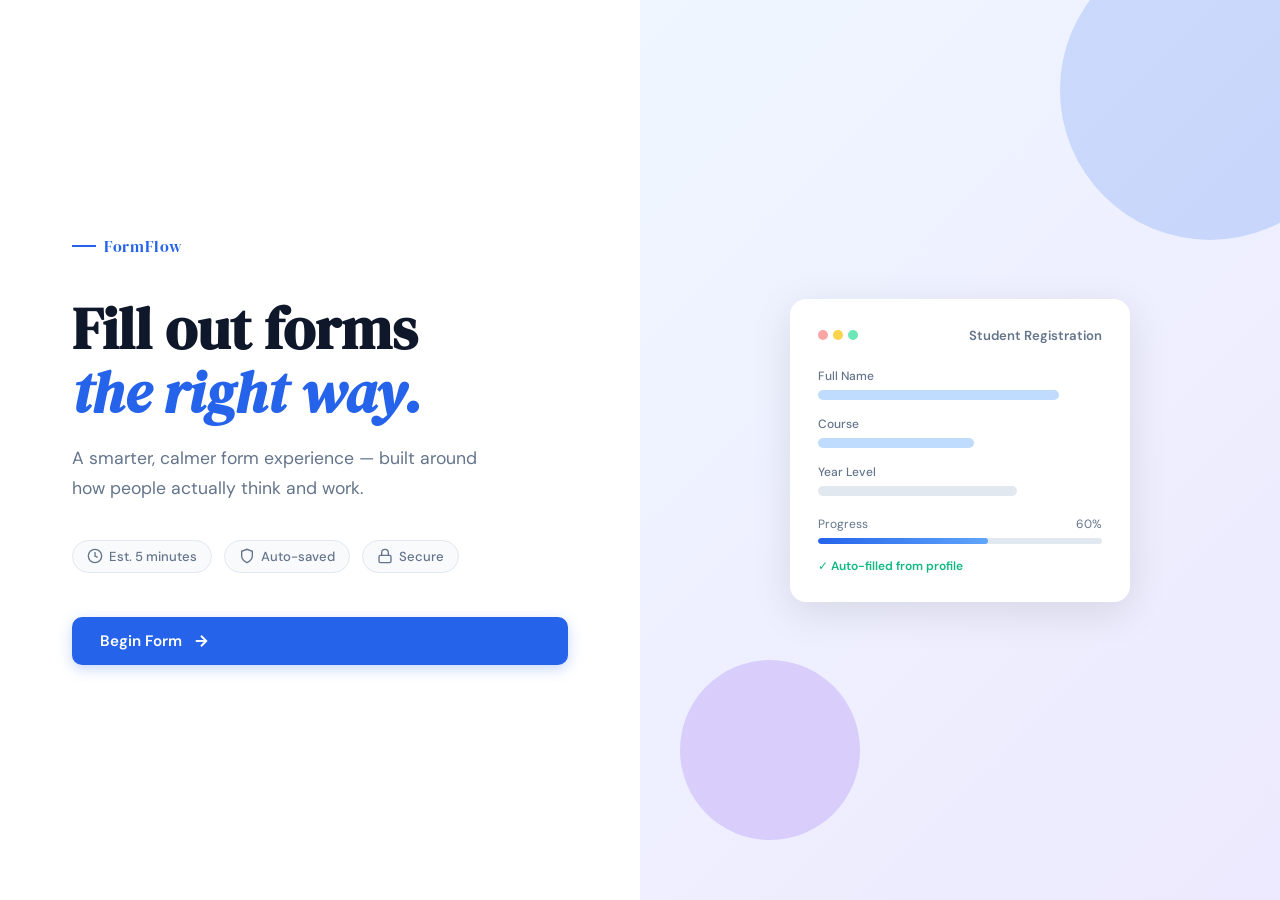
<file: index.html>
<!DOCTYPE html>
<html lang="en">
<head>
  <meta charset="UTF-8" />
  <title>FormFlow</title>
  <link rel="preconnect" href="https://fonts.googleapis.com" />
  <link rel="preconnect" href="https://fonts.gstatic.com" crossorigin />
  <link href="https://fonts.googleapis.com/css2?family=DM+Serif+Display:ital@0;1&family=DM+Sans:wght@300;400;500;600&display=swap" rel="stylesheet" />
  <link rel="stylesheet" href="css/style.css" />
</head>
<body>

  <div class="screen active" id="screen-landing">
    <div class="landing-grid">
      <div class="landing-left">
        <div class="brand-tag">FormFlow</div>
        <h1 class="landing-title">Fill out forms<br /><em>the right way.</em></h1>
        <p class="landing-subtitle">
          A smarter, calmer form experience — built around how people actually think and work.
        </p>
        <div class="meta-row">
          <div class="meta-chip">
            <svg width="16" height="16" viewBox="0 0 24 24" fill="none" stroke="currentColor" stroke-width="2"><circle cx="12" cy="12" r="10"/><polyline points="12 6 12 12 16 14"/></svg>
            Est. 5 minutes
          </div>
          <div class="meta-chip">
            <svg width="16" height="16" viewBox="0 0 24 24" fill="none" stroke="currentColor" stroke-width="2"><path d="M12 22s8-4 8-10V5l-8-3-8 3v7c0 6 8 10 8 10z"/></svg>
            Auto-saved
          </div>
          <div class="meta-chip">
            <svg width="16" height="16" viewBox="0 0 24 24" fill="none" stroke="currentColor" stroke-width="2"><rect x="3" y="11" width="18" height="11" rx="2" ry="2"/><path d="M7 11V7a5 5 0 0 1 10 0v4"/></svg>
            Secure
          </div>
        </div>
        <a href="personal.html" class="btn-primary">
          Begin Form
          <svg width="18" height="18" viewBox="0 0 24 24" fill="none" stroke="currentColor" stroke-width="2.5"><line x1="5" y1="12" x2="19" y2="12"/><polyline points="12 5 19 12 12 19"/></svg>
        </a>
      </div>
      <div class="landing-right">
        <div class="preview-card">
          <div class="preview-header">
            <div class="preview-dots">
              <span></span><span></span><span></span>
            </div>
            <span class="preview-label">Student Registration</span>
          </div>
          <div class="preview-field">
            <div class="preview-field-label">Full Name</div>
            <div class="preview-field-bar filled"></div>
          </div>
          <div class="preview-field">
            <div class="preview-field-label">Course</div>
            <div class="preview-field-bar filled short"></div>
          </div>
          <div class="preview-field">
            <div class="preview-field-label">Year Level</div>
            <div class="preview-field-bar semi"></div>
          </div>
          <div class="preview-progress">
            <div class="preview-progress-label">
              <span>Progress</span><span>60%</span>
            </div>
            <div class="preview-progress-track">
              <div class="preview-progress-fill"></div>
            </div>
          </div>
          <div class="preview-tag">✓ Auto-filled from profile</div>
        </div>
        <div class="deco-circle deco-1"></div>
        <div class="deco-circle deco-2"></div>
      </div>
    </div>
  </div>

</body>
</html>
</file>
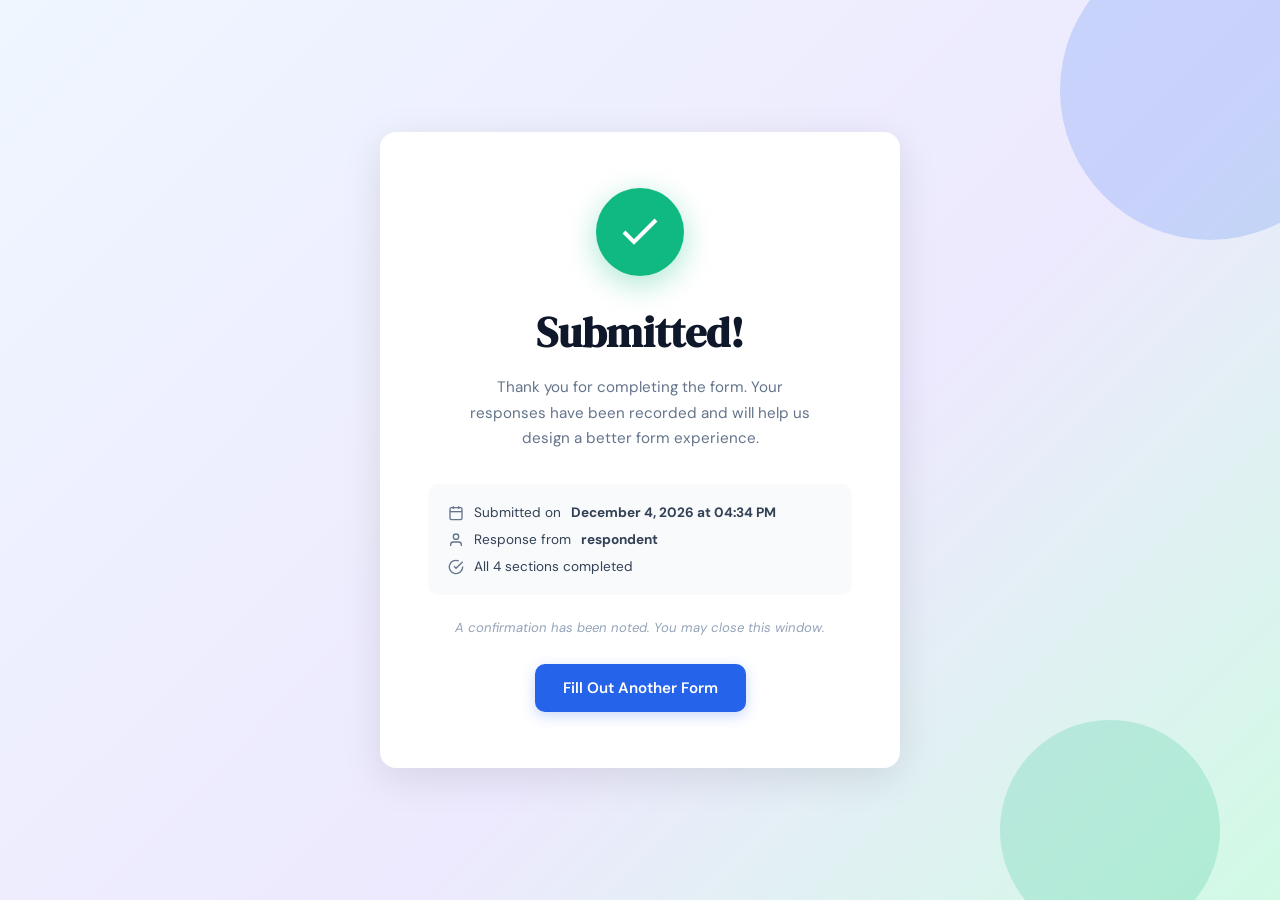
<file: success.html>
<!DOCTYPE html>
<html lang="en">
<head>
  <meta charset="UTF-8" />
  <title>FormFlow – Submitted!</title>
  <link rel="preconnect" href="https://fonts.googleapis.com" />
  <link rel="preconnect" href="https://fonts.gstatic.com" crossorigin />
  <link href="https://fonts.googleapis.com/css2?family=DM+Serif+Display:ital@0;1&family=DM+Sans:wght@300;400;500;600&display=swap" rel="stylesheet" />
  <link rel="stylesheet" href="css/style.css" />
</head>
<body>

  <div class="screen active" id="screen-success">
    <div class="success-wrap">
      <div class="success-card">

        <div class="success-icon">
          <svg width="48" height="48" viewBox="0 0 24 24" fill="none" stroke="currentColor" stroke-width="2"><polyline points="20 6 9 17 4 12"/></svg>
        </div>

        <h2 class="success-title">Submitted!</h2>

        <p class="success-msg">
          Thank you for completing the form. Your responses have been recorded and will help us design a better form experience.
        </p>

        <div class="success-summary">
          <div class="summary-item">
            <svg width="16" height="16" viewBox="0 0 24 24" fill="none" stroke="currentColor" stroke-width="2"><rect x="3" y="4" width="18" height="18" rx="2" ry="2"/><line x1="16" y1="2" x2="16" y2="6"/><line x1="8" y1="2" x2="8" y2="6"/><line x1="3" y1="10" x2="21" y2="10"/></svg>
            Submitted on <strong id="submit-date"></strong>
          </div>
          <div class="summary-item">
            <svg width="16" height="16" viewBox="0 0 24 24" fill="none" stroke="currentColor" stroke-width="2"><path d="M20 21v-2a4 4 0 0 0-4-4H8a4 4 0 0 0-4 4v2"/><circle cx="12" cy="7" r="4"/></svg>
            Response from <strong id="submit-name"></strong>
          </div>
          <div class="summary-item">
            <svg width="16" height="16" viewBox="0 0 24 24" fill="none" stroke="currentColor" stroke-width="2"><path d="M22 11.08V12a10 10 0 1 1-5.93-9.14"/><polyline points="22 4 12 14.01 9 11.01"/></svg>
            All 4 sections completed
          </div>
        </div>

        <div class="success-note">
          A confirmation has been noted. You may close this window.
        </div>

        <a href="index.html" class="btn-primary">Fill Out Another Form</a>

      </div>
      <div class="deco-circle deco-1"></div>
      <div class="deco-circle deco-3"></div>
    </div>
  </div>

  <script>
    // Show submit date and name from localStorage
    const now = new Date();
    document.getElementById('submit-date').textContent = now.toLocaleDateString('en-PH', {
      year: 'numeric', month: 'long', day: 'numeric',
      hour: '2-digit', minute: '2-digit'
    });

    const name = localStorage.getItem('ff_fullname');
    document.getElementById('submit-name').textContent = (name && name.trim() !== '') ? name : 'respondent';
  </script>

</body>
</html>
</file>
<file: css/style.css>
:root {
  --blue:        #2563EB;
  --blue-dark:   #1D4ED8;
  --blue-light:  #EFF6FF;
  --blue-mid:    #BFDBFE;
  --green:       #10B981;
  --green-light: #D1FAE5;
  --red:         #EF4444;
  --red-light:   #FEF2F2;
  --text-dark:   #0F172A;
  --text-body:   #334155;
  --text-muted:  #64748B;
  --text-light:  #94A3B8;
  --border:      #E2E8F0;
  --border-focus:#93C5FD;
  --bg:          #F8FAFC;
  --bg-white:    #FFFFFF;
  --shadow-sm:   0 1px 3px rgba(0,0,0,.07), 0 1px 2px rgba(0,0,0,.05);
  --shadow-md:   0 4px 16px rgba(0,0,0,.08), 0 2px 6px rgba(0,0,0,.05);
  --shadow-lg:   0 10px 40px rgba(0,0,0,.10);
  --radius:      10px;
  --radius-lg:   16px;
  --sidebar-w:   260px;
  --font-display:'DM Serif Display', Georgia, serif;
  --font-body:   'DM Sans', system-ui, sans-serif;
}

*, *::before, *::after { box-sizing: border-box; margin: 0; padding: 0; }

html { font-size: 16px; scroll-behavior: smooth; }

body {
  font-family: var(--font-body);
  background: var(--bg);
  color: var(--text-body);
  min-height: 100vh;
  -webkit-font-smoothing: antialiased;
}

.screen {
  display: none;
  min-height: 100vh;
  animation: fadeIn .35s ease;
}
.screen.active { display: flex; }

@keyframes fadeIn {
  from { opacity: 0; transform: translateY(10px); }
  to   { opacity: 1; transform: translateY(0); }
}

#screen-landing {
  background: var(--bg-white);
  align-items: stretch;
}

.landing-grid {
  display: grid;
  grid-template-columns: 1fr 1fr;
  width: 100%;
  min-height: 100vh;
}

.landing-left {
  display: flex;
  flex-direction: column;
  justify-content: center;
  padding: 80px 72px;
  background: var(--bg-white);
}

.brand-tag {
  font-family: var(--font-display);
  font-size: 1rem;
  color: var(--blue);
  letter-spacing: .04em;
  margin-bottom: 40px;
  display: flex;
  align-items: center;
  gap: 8px;
}
.brand-tag::before {
  content: '';
  display: inline-block;
  width: 24px;
  height: 2px;
  background: var(--blue);
}

.landing-title {
  font-family: var(--font-display);
  font-size: 3.6rem;
  line-height: 1.1;
  color: var(--text-dark);
  margin-bottom: 20px;
}
.landing-title em {
  font-style: italic;
  color: var(--blue);
}

.landing-subtitle {
  font-size: 1.1rem;
  color: var(--text-muted);
  line-height: 1.7;
  max-width: 420px;
  margin-bottom: 36px;
}

.meta-row {
  display: flex;
  gap: 12px;
  margin-bottom: 44px;
  flex-wrap: wrap;
}

.meta-chip {
  display: flex;
  align-items: center;
  gap: 6px;
  padding: 7px 14px;
  background: var(--bg);
  border: 1px solid var(--border);
  border-radius: 999px;
  font-size: .82rem;
  font-weight: 500;
  color: var(--text-muted);
}

.btn-primary {
  display: inline-flex;
  align-items: center;
  gap: 10px;
  padding: 14px 28px;
  background: var(--blue);
  color: #fff;
  border: none;
  border-radius: var(--radius);
  font-family: var(--font-body);
  font-size: .95rem;
  font-weight: 600;
  cursor: pointer;
  transition: background .2s, transform .15s, box-shadow .2s;
  box-shadow: 0 4px 14px rgba(37,99,235,.25);
  text-decoration: none;
}
.btn-primary:hover {
  background: var(--blue-dark);
  transform: translateY(-1px);
  box-shadow: 0 6px 20px rgba(37,99,235,.35);
}
.btn-primary:active { transform: translateY(0); }

.btn-ghost {
  display: inline-flex;
  align-items: center;
  gap: 8px;
  padding: 13px 22px;
  background: transparent;
  border: 1.5px solid var(--border);
  border-radius: var(--radius);
  font-family: var(--font-body);
  font-size: .9rem;
  font-weight: 500;
  color: var(--text-muted);
  cursor: pointer;
  transition: border-color .2s, color .2s;
  text-decoration: none;
}
.btn-ghost:hover { border-color: var(--blue-mid); color: var(--blue); }

.btn-submit {
  display: inline-flex;
  align-items: center;
  gap: 10px;
  padding: 14px 32px;
  background: var(--green);
  color: #fff;
  border: none;
  border-radius: var(--radius);
  font-family: var(--font-body);
  font-size: .95rem;
  font-weight: 600;
  cursor: pointer;
  transition: background .2s, transform .15s, box-shadow .2s;
  box-shadow: 0 4px 14px rgba(16,185,129,.28);
}
.btn-submit:hover {
  background: #059669;
  transform: translateY(-1px);
  box-shadow: 0 6px 20px rgba(16,185,129,.38);
}

.landing-right {
  position: relative;
  background: linear-gradient(135deg, var(--blue-light) 0%, #EDE9FE 100%);
  display: flex;
  align-items: center;
  justify-content: center;
  overflow: hidden;
}

.preview-card {
  background: var(--bg-white);
  border-radius: var(--radius-lg);
  padding: 28px;
  width: 340px;
  box-shadow: var(--shadow-lg);
  position: relative;
  z-index: 2;
}

.preview-header {
  display: flex;
  align-items: center;
  gap: 10px;
  margin-bottom: 24px;
}
.preview-dots {
  display: flex;
  gap: 5px;
}
.preview-dots span {
  width: 10px; height: 10px;
  border-radius: 50%;
  background: var(--border);
  display: block;
}
.preview-dots span:first-child  { background: #FCA5A5; }
.preview-dots span:nth-child(2) { background: #FCD34D; }
.preview-dots span:last-child   { background: #6EE7B7; }
.preview-label {
  font-size: .82rem;
  font-weight: 600;
  color: var(--text-muted);
  margin-left: auto;
}

.preview-field { margin-bottom: 16px; }
.preview-field-label {
  font-size: .75rem;
  color: var(--text-muted);
  margin-bottom: 6px;
  font-weight: 500;
}
.preview-field-bar {
  height: 10px;
  border-radius: 6px;
  background: var(--border);
}
.preview-field-bar.filled       { background: var(--blue-mid); width: 85%; }
.preview-field-bar.filled.short { width: 55%; }
.preview-field-bar.semi         { width: 70%; background: var(--border); }

.preview-progress { margin-top: 20px; }
.preview-progress-label {
  display: flex;
  justify-content: space-between;
  font-size: .75rem;
  color: var(--text-muted);
  margin-bottom: 6px;
}
.preview-progress-track {
  height: 6px;
  background: var(--border);
  border-radius: 999px;
  overflow: hidden;
}
.preview-progress-fill {
  width: 60%;
  height: 100%;
  background: linear-gradient(90deg, var(--blue), #60A5FA);
  border-radius: 999px;
  animation: fillBar 1.8s ease forwards;
}
@keyframes fillBar {
  from { width: 0; }
  to   { width: 60%; }
}

.preview-tag {
  margin-top: 14px;
  font-size: .75rem;
  color: var(--green);
  font-weight: 600;
}

.deco-circle {
  position: absolute;
  border-radius: 50%;
  opacity: .18;
}
.deco-1 {
  width: 300px; height: 300px;
  background: var(--blue);
  top: -60px; right: -80px;
}
.deco-2 {
  width: 180px; height: 180px;
  background: #7C3AED;
  bottom: 60px; left: 40px;
}
.deco-3 {
  width: 220px; height: 220px;
  background: var(--green);
  bottom: -40px; right: 60px;
}

.form-shell {
  display: grid;
  grid-template-columns: var(--sidebar-w) 1fr;
  width: 100%;
  min-height: 100vh;
}

.form-sidebar {
  background: var(--text-dark);
  padding: 36px 28px;
  display: flex;
  flex-direction: column;
  position: sticky;
  top: 0;
  height: 100vh;
  overflow-y: auto;
}

.sidebar-brand {
  font-family: var(--font-display);
  font-size: 1.25rem;
  color: #fff;
  margin-bottom: 48px;
  letter-spacing: .02em;
}

.sidebar-steps {
  display: flex;
  flex-direction: column;
  flex: 1;
}

.step-item {
  display: flex;
  align-items: flex-start;
  gap: 14px;
  opacity: .4;
  transition: opacity .3s;
}
.step-item.active { opacity: 1; }
.step-item.done   { opacity: .75; }

.step-dot {
  width: 32px; height: 32px;
  border-radius: 50%;
  border: 2px solid rgba(255,255,255,.25);
  display: flex;
  align-items: center;
  justify-content: center;
  flex-shrink: 0;
  color: rgba(255,255,255,.5);
  font-size: .8rem;
  font-weight: 600;
  transition: all .3s;
}
.step-item.active .step-dot {
  border-color: var(--blue);
  background: var(--blue);
  color: #fff;
  box-shadow: 0 0 0 4px rgba(37,99,235,.3);
}
.step-item.done .step-dot.check {
  border-color: var(--green);
  background: var(--green);
  color: #fff;
}

.step-text    { padding-top: 4px; }
.step-title   { font-size: .88rem; font-weight: 600; color: #fff; margin-bottom: 2px; }
.step-desc    { font-size: .77rem; color: rgba(255,255,255,.45); }

.step-connector {
  width: 2px;
  height: 32px;
  background: rgba(255,255,255,.12);
  margin-left: 15px;
  margin-top: 4px;
  margin-bottom: 4px;
  border-radius: 2px;
  transition: background .3s;
}
.step-connector.done { background: var(--green); opacity: .6; }

.sidebar-note {
  margin-top: auto;
  padding: 14px;
  background: rgba(255,255,255,.06);
  border-radius: var(--radius);
  font-size: .77rem;
  color: rgba(255,255,255,.4);
  line-height: 1.55;
  border: 1px solid rgba(255,255,255,.08);
}

.form-main {
  display: flex;
  flex-direction: column;
  background: var(--bg);
}

.form-top-bar {
  background: var(--bg-white);
  padding: 20px 48px;
  border-bottom: 1px solid var(--border);
  position: sticky;
  top: 0;
  z-index: 10;
}

.progress-wrap  { max-width: 640px; }
.progress-label {
  display: flex;
  justify-content: space-between;
  font-size: .82rem;
  color: var(--text-muted);
  margin-bottom: 8px;
  font-weight: 500;
}
.progress-pct { font-weight: 700; color: var(--blue); }
.progress-track {
  height: 6px;
  background: var(--border);
  border-radius: 999px;
  overflow: hidden;
}
.progress-fill {
  height: 100%;
  background: linear-gradient(90deg, var(--blue), #60A5FA);
  border-radius: 999px;
  transition: width .5s cubic-bezier(.4,0,.2,1);
}

.form-content {
  flex: 1;
  padding: 48px;
  max-width: 760px;
}

.section-header {
  display: flex;
  align-items: flex-start;
  gap: 20px;
  margin-bottom: 40px;
}
.section-number {
  font-family: var(--font-display);
  font-size: 3.5rem;
  line-height: 1;
  color: var(--blue-mid);
  font-weight: 400;
  flex-shrink: 0;
  margin-top: -8px;
}
.section-title {
  font-family: var(--font-display);
  font-size: 2rem;
  color: var(--text-dark);
  margin-bottom: 6px;
}
.section-sub { font-size: .9rem; color: var(--text-muted); line-height: 1.6; }
.req-star    { color: var(--red); }

.fields-grid {
  display: grid;
  grid-template-columns: 1fr 1fr;
  gap: 24px;
  margin-bottom: 40px;
}
.field-group.full { grid-column: 1 / -1; }

.field-label {
  display: block;
  font-size: .875rem;
  font-weight: 600;
  color: var(--text-dark);
  margin-bottom: 8px;
}
.helper-text {
  font-weight: 400;
  color: var(--text-muted);
  font-size: .8rem;
}

.field-input {
  width: 100%;
  padding: 12px 16px;
  border: 1.5px solid var(--border);
  border-radius: var(--radius);
  font-family: var(--font-body);
  font-size: .9rem;
  color: var(--text-dark);
  background: var(--bg-white);
  transition: border-color .2s, box-shadow .2s;
  outline: none;
  appearance: none;
}
.field-input:focus {
  border-color: var(--blue);
  box-shadow: 0 0 0 3px rgba(37,99,235,.1);
}
.field-input::placeholder { color: var(--text-light); }

.select-wrap   { position: relative; }
.field-select  { cursor: pointer; padding-right: 40px; }
.select-icon {
  position: absolute;
  right: 14px;
  top: 50%;
  transform: translateY(-50%);
  pointer-events: none;
  color: var(--text-muted);
}

.autofill-hint {
  margin-top: 8px;
  font-size: .8rem;
  color: var(--green);
  display: flex;
  align-items: center;
  gap: 5px;
  font-weight: 500;
}
.autofill-btn {
  background: none;
  border: none;
  font-family: var(--font-body);
  font-size: .8rem;
  font-weight: 600;
  color: var(--blue);
  cursor: pointer;
  text-decoration: underline;
  padding: 0;
}
.autofill-btn:hover { color: var(--blue-dark); }

.radio-group {
  display: grid;
  grid-template-columns: repeat(auto-fill, minmax(150px, 1fr));
  gap: 12px;
}

.radio-card {
  display: flex;
  align-items: flex-start;
  padding: 14px 16px;
  border: 1.5px solid var(--border);
  border-radius: var(--radius);
  background: var(--bg-white);
  cursor: pointer;
  transition: border-color .2s, box-shadow .2s, background .2s;
  position: relative;
}
.radio-card input[type="radio"] {
  position: absolute;
  opacity: 0;
  width: 0;
  height: 0;
}
.radio-card:hover { border-color: var(--blue-mid); }
.radio-card:has(input:checked) {
  border-color: var(--blue);
  background: var(--blue-light);
  box-shadow: 0 0 0 3px rgba(37,99,235,.08);
}
.radio-content  { width: 100%; }
.radio-title    { font-size: .88rem; font-weight: 600; color: var(--text-dark); margin-bottom: 2px; }
.radio-sub      { font-size: .78rem; color: var(--text-muted); }

.checkbox-group {
  display: grid;
  grid-template-columns: repeat(auto-fill, minmax(220px, 1fr));
  gap: 10px;
}

.checkbox-card {
  display: flex;
  align-items: center;
  gap: 12px;
  padding: 12px 16px;
  border: 1.5px solid var(--border);
  border-radius: var(--radius);
  background: var(--bg-white);
  cursor: pointer;
  font-size: .875rem;
  color: var(--text-body);
  font-weight: 500;
  transition: border-color .2s, background .2s;
}
.checkbox-card input[type="checkbox"] {
  position: absolute;
  opacity: 0;
  width: 0;
  height: 0;
}
.checkbox-card:hover { border-color: var(--blue-mid); }
.checkbox-card:has(input:checked) {
  border-color: var(--blue);
  background: var(--blue-light);
}

.checkbox-box {
  width: 18px;
  height: 18px;
  border: 2px solid var(--border);
  border-radius: 4px;
  flex-shrink: 0;
  display: flex;
  align-items: center;
  justify-content: center;
  transition: border-color .2s, background .2s;
  position: relative;
}
.checkbox-card:has(input:checked) .checkbox-box {
  border-color: var(--blue);
  background: var(--blue);
}
.checkbox-card:has(input:checked) .checkbox-box::after {
  content: '';
  display: block;
  width: 5px;
  height: 9px;
  border: 2px solid #fff;
  border-top: none;
  border-left: none;
  transform: rotate(45deg) translateY(-1px);
}

.emoji-scale {
  display: flex;
  gap: 12px;
  flex-wrap: wrap;
}
.emoji-option {
  display: flex;
  flex-direction: column;
  align-items: center;
  gap: 8px;
  cursor: pointer;
}
.emoji-option input { display: none; }
.emoji-face {
  font-size: 2rem;
  width: 60px;
  height: 60px;
  border: 2px solid var(--border);
  border-radius: var(--radius);
  display: flex;
  align-items: center;
  justify-content: center;
  background: var(--bg-white);
  transition: border-color .2s, transform .15s, box-shadow .2s;
}
.emoji-face:hover { transform: scale(1.06); border-color: var(--blue-mid); }
.emoji-option:has(input:checked) .emoji-face {
  border-color: var(--blue);
  box-shadow: 0 0 0 3px rgba(37,99,235,.12);
  transform: scale(1.08);
  background: var(--blue-light);
}
.emoji-label { font-size: .75rem; color: var(--text-muted); font-weight: 500; text-align: center; }
.emoji-option:has(input:checked) .emoji-label { color: var(--blue); font-weight: 600; }

.prompt-hint {
  padding: 10px 14px;
  background: #FFFBEB;
  border: 1px solid #FDE68A;
  border-radius: 8px;
  font-size: .82rem;
  color: #92400E;
  line-height: 1.55;
  margin-bottom: 10px;
}

.field-textarea {
  width: 100%;
  min-height: 120px;
  padding: 14px 16px;
  border: 1.5px solid var(--border);
  border-radius: var(--radius);
  font-family: var(--font-body);
  font-size: .9rem;
  color: var(--text-dark);
  background: var(--bg-white);
  resize: vertical;
  line-height: 1.65;
  outline: none;
  transition: border-color .2s, box-shadow .2s;
}
.field-textarea:focus {
  border-color: var(--blue);
  box-shadow: 0 0 0 3px rgba(37,99,235,.08);
}
.field-textarea::placeholder { color: var(--text-light); }

.textarea-footer {
  display: flex;
  justify-content: space-between;
  align-items: center;
  margin-top: 6px;
}
.char-count  { font-size: .77rem; color: var(--text-light); }
.textarea-tip { font-size: .77rem; color: var(--text-light); font-style: italic; }

.form-actions {
  display: flex;
  justify-content: space-between;
  align-items: center;
  padding-top: 8px;
  border-top: 1px solid var(--border);
}

.review-blocks {
  display: flex;
  flex-direction: column;
  gap: 20px;
  margin-bottom: 28px;
}

.review-block {
  background: var(--bg-white);
  border: 1px solid var(--border);
  border-radius: var(--radius-lg);
  overflow: hidden;
}

.review-block-header {
  display: flex;
  justify-content: space-between;
  align-items: center;
  padding: 14px 20px;
  background: var(--bg);
  border-bottom: 1px solid var(--border);
  font-size: .875rem;
  font-weight: 700;
  color: var(--text-dark);
}

.edit-link {
  background: none;
  border: none;
  font-family: var(--font-body);
  font-size: .82rem;
  font-weight: 600;
  color: var(--blue);
  cursor: pointer;
  padding: 4px 10px;
  border-radius: 6px;
  transition: background .15s;
  text-decoration: none;
}
.edit-link:hover { background: var(--blue-light); }

.review-rows { padding: 8px 0; }
.review-row {
  display: flex;
  justify-content: space-between;
  align-items: baseline;
  padding: 10px 20px;
  border-bottom: 1px solid var(--bg);
  gap: 20px;
}
.review-row:last-child { border-bottom: none; }
.review-row.col        { flex-direction: column; gap: 6px; }

.review-key {
  font-size: .82rem;
  color: var(--text-muted);
  font-weight: 500;
  flex-shrink: 0;
  min-width: 130px;
}
.review-val {
  font-size: .88rem;
  color: var(--text-dark);
  font-weight: 500;
  text-align: right;
  word-break: break-word;
}
.review-row.col .review-val { text-align: left; }

.consent-box {
  padding: 16px 20px;
  background: var(--green-light);
  border: 1.5px solid #6EE7B7;
  border-radius: var(--radius);
  margin-bottom: 32px;
}
.consent-check {
  font-size: .875rem;
  color: #065F46;
  font-weight: 500;
  border: none !important;
  background: transparent !important;
  padding: 0 !important;
}

#screen-success {
  background: linear-gradient(135deg, var(--blue-light), #EDE9FE 60%, var(--green-light));
  align-items: center;
  justify-content: center;
  position: relative;
  overflow: hidden;
}

.success-wrap {
  position: relative;
  z-index: 2;
  display: flex;
  align-items: center;
  justify-content: center;
  width: 100%;
  min-height: 100vh;
  padding: 40px;
}

.success-card {
  background: var(--bg-white);
  border-radius: var(--radius-lg);
  padding: 56px 48px;
  max-width: 520px;
  width: 100%;
  text-align: center;
  box-shadow: var(--shadow-lg);
  animation: popIn .4s cubic-bezier(.34,1.56,.64,1);
}

@keyframes popIn {
  from { opacity: 0; transform: scale(.9); }
  to   { opacity: 1; transform: scale(1); }
}

.success-icon {
  width: 88px;
  height: 88px;
  background: var(--green);
  border-radius: 50%;
  display: flex;
  align-items: center;
  justify-content: center;
  color: #fff;
  margin: 0 auto 28px;
  box-shadow: 0 8px 30px rgba(16,185,129,.35);
  animation: iconPulse .5s .2s both;
}
@keyframes iconPulse {
  from { transform: scale(0); }
  to   { transform: scale(1); }
}

.success-title {
  font-family: var(--font-display);
  font-size: 2.6rem;
  color: var(--text-dark);
  margin-bottom: 14px;
}
.success-msg {
  font-size: .95rem;
  color: var(--text-muted);
  line-height: 1.7;
  margin-bottom: 32px;
  max-width: 360px;
  margin-left: auto;
  margin-right: auto;
}

.success-summary {
  display: flex;
  flex-direction: column;
  gap: 10px;
  margin-bottom: 24px;
  padding: 20px;
  background: var(--bg);
  border-radius: var(--radius);
  text-align: left;
}
.summary-item {
  display: flex;
  align-items: center;
  gap: 10px;
  font-size: .85rem;
  color: var(--text-body);
}
.summary-item svg { color: var(--text-muted); flex-shrink: 0; }

.success-note {
  font-size: .82rem;
  color: var(--text-light);
  margin-bottom: 28px;
  font-style: italic;
}

.ai-row {
  display: flex;
  align-items: center;
  gap: 14px;
  margin-top: 10px;
  flex-wrap: wrap;
}

.btn-ai {
  display: inline-flex;
  align-items: center;
  gap: 8px;
  padding: 9px 18px;
  background: linear-gradient(135deg, #6366F1, #8B5CF6);
  color: #fff;
  border: none;
  border-radius: var(--radius);
  font-family: var(--font-body);
  font-size: .83rem;
  font-weight: 600;
  cursor: pointer;
  transition: opacity .2s, transform .15s, box-shadow .2s;
  box-shadow: 0 3px 12px rgba(99,102,241,.3);
  white-space: nowrap;
}
.btn-ai:hover {
  opacity: .9;
  transform: translateY(-1px);
  box-shadow: 0 5px 16px rgba(99,102,241,.4);
}
.btn-ai:disabled {
  opacity: .6;
  cursor: not-allowed;
  transform: none;
}

.ai-hint {
  font-size: .8rem;
  color: var(--text-muted);
}
.ai-hint em {
  font-style: normal;
  font-weight: 600;
  color: var(--text-dark);
  background: var(--bg);
  padding: 2px 7px;
  border-radius: 5px;
  border: 1px solid var(--border);
}

.ai-status {
  font-size: .8rem;
  font-weight: 600;
  margin-left: auto;
}

::-webkit-scrollbar       { width: 6px; }
::-webkit-scrollbar-track { background: transparent; }
::-webkit-scrollbar-thumb { background: var(--border); border-radius: 999px; }
::-webkit-scrollbar-thumb:hover { background: var(--text-light); }
</file>
